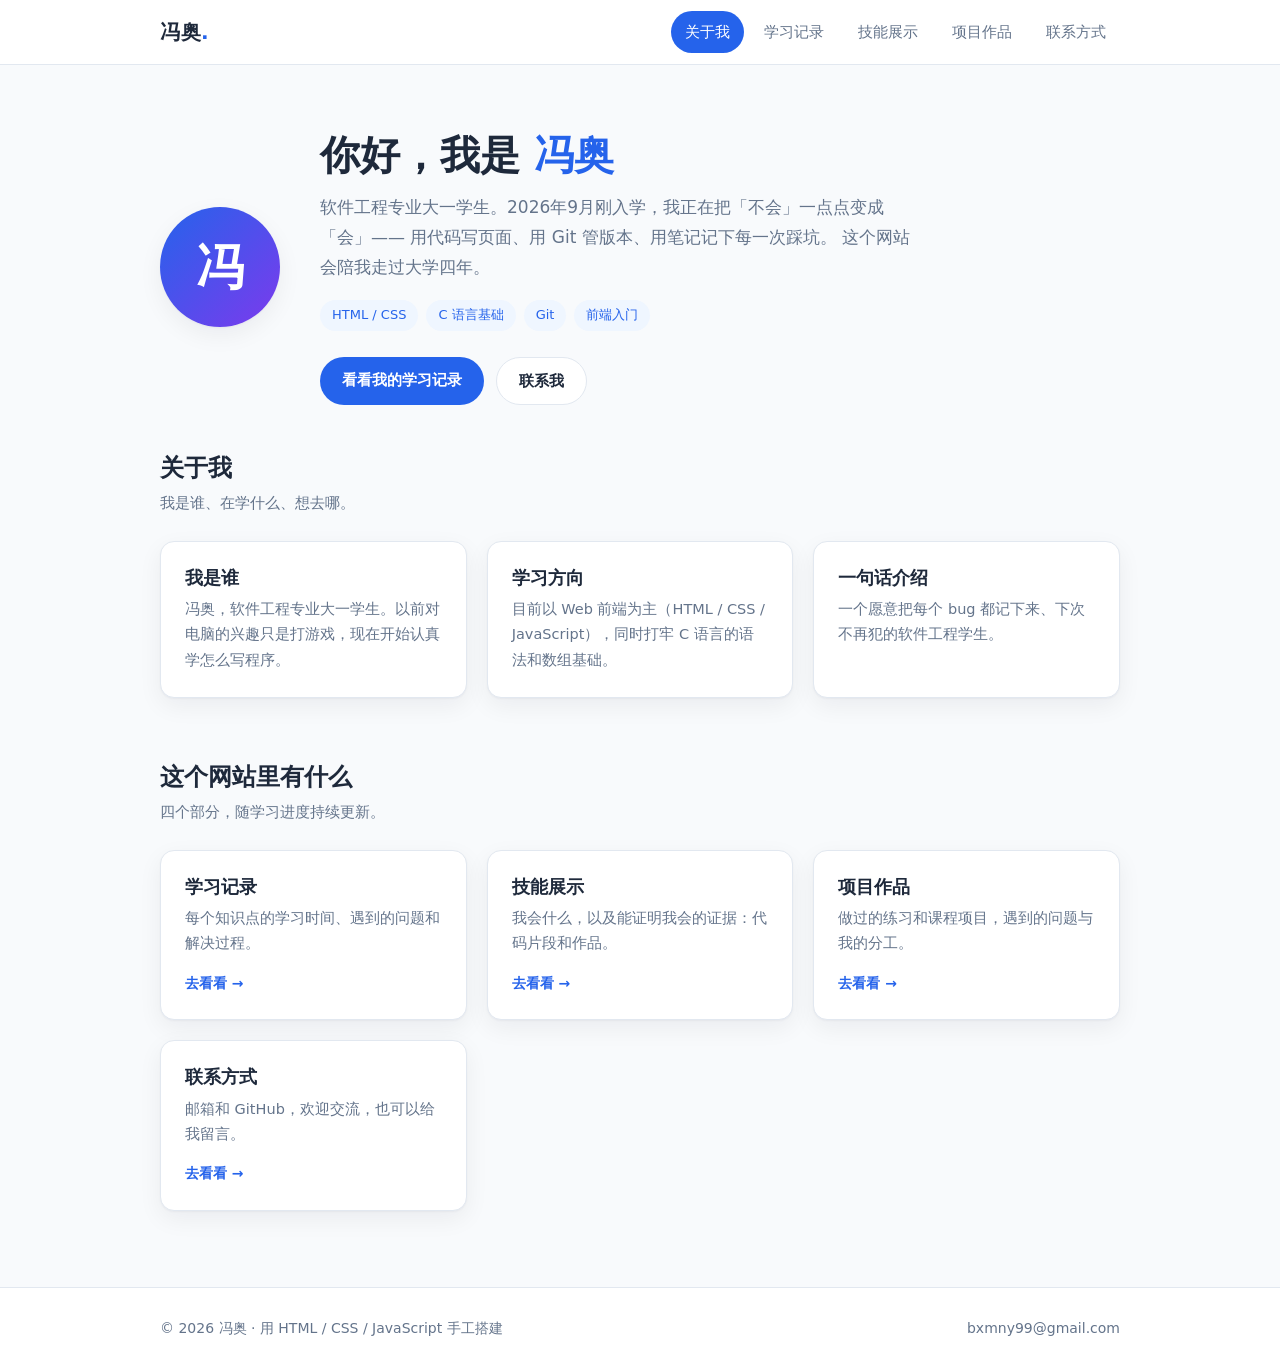
<file: index.html>
<!DOCTYPE html>
<html lang="zh-CN">
<head>
    <meta charset="UTF-8" />
    <meta name="viewport" content="width=device-width, initial-scale=1.0" />
    <title>冯奥 · 我的成长主页</title>
    <meta name="description" content="冯奥的个人成长主页：关于我、学习记录、技能展示、项目作品与联系方式。" />
    <link rel="stylesheet" href="style.css" />
</head>
<body>

    <header class="site-header">
        <div class="container header-inner">
            <a class="logo" href="index.html">冯奥<span class="dot">.</span></a>
            <nav class="nav">
                <a href="index.html" class="active">关于我</a>
                <a href="learning.html">学习记录</a>
                <a href="skills.html">技能展示</a>
                <a href="projects.html">项目作品</a>
                <a href="contact.html">联系方式</a>
            </nav>
        </div>
    </header>

    <main>
        <section class="hero">
            <div class="container hero-grid">
                <div class="avatar">冯</div>
                <div>
                    <h1>你好，我是 <span class="accent">冯奥</span></h1>
                    <p class="lead">
                        软件工程专业大一学生。2026年9月刚入学，我正在把「不会」一点点变成「会」——
                        用代码写页面、用 Git 管版本、用笔记记下每一次踩坑。
                        这个网站会陪我走过大学四年。
                    </p>
                    <div class="tags">
                        <span class="tag">HTML / CSS</span>
                        <span class="tag">C 语言基础</span>
                        <span class="tag">Git</span>
                        <span class="tag">前端入门</span>
                    </div>
                    <div class="btn-row">
                        <a class="btn btn-primary" href="learning.html">看看我的学习记录</a>
                        <a class="btn btn-ghost" href="contact.html">联系我</a>
                    </div>
                </div>
            </div>
        </section>

        <section class="section">
            <div class="container">
                <h2 class="section-title">关于我</h2>
                <p class="section-sub">我是谁、在学什么、想去哪。</p>
                <div class="card-grid">
                    <div class="card">
                        <h3>我是谁</h3>
                        <p>冯奥，软件工程专业大一学生。以前对电脑的兴趣只是打游戏，现在开始认真学怎么写程序。</p>
                    </div>
                    <div class="card">
                        <h3>学习方向</h3>
                        <p>目前以 Web 前端为主（HTML / CSS / JavaScript），同时打牢 C 语言的语法和数组基础。</p>
                    </div>
                    <div class="card">
                        <h3>一句话介绍</h3>
                        <p>一个愿意把每个 bug 都记下来、下次不再犯的软件工程学生。</p>
                    </div>
                </div>
            </div>
        </section>

        <section class="section">
            <div class="container">
                <h2 class="section-title">这个网站里有什么</h2>
                <p class="section-sub">四个部分，随学习进度持续更新。</p>
                <div class="card-grid">
                    <a class="card" href="learning.html">
                        <h3>学习记录</h3>
                        <p>每个知识点的学习时间、遇到的问题和解决过程。</p>
                        <span class="arrow">去看看 →</span>
                    </a>
                    <a class="card" href="skills.html">
                        <h3>技能展示</h3>
                        <p>我会什么，以及能证明我会的证据：代码片段和作品。</p>
                        <span class="arrow">去看看 →</span>
                    </a>
                    <a class="card" href="projects.html">
                        <h3>项目作品</h3>
                        <p>做过的练习和课程项目，遇到的问题与我的分工。</p>
                        <span class="arrow">去看看 →</span>
                    </a>
                    <a class="card" href="contact.html">
                        <h3>联系方式</h3>
                        <p>邮箱和 GitHub，欢迎交流，也可以给我留言。</p>
                        <span class="arrow">去看看 →</span>
                    </a>
                </div>
            </div>
        </section>
    </main>

    <footer class="site-footer">
        <div class="container footer-inner">
            <span>© 2026 冯奥 · 用 HTML / CSS / JavaScript 手工搭建</span>
            <span><a href="mailto:bxmny99@gmail.com">bxmny99@gmail.com</a></span>
        </div>
    </footer>

</body>
</html>
</file>
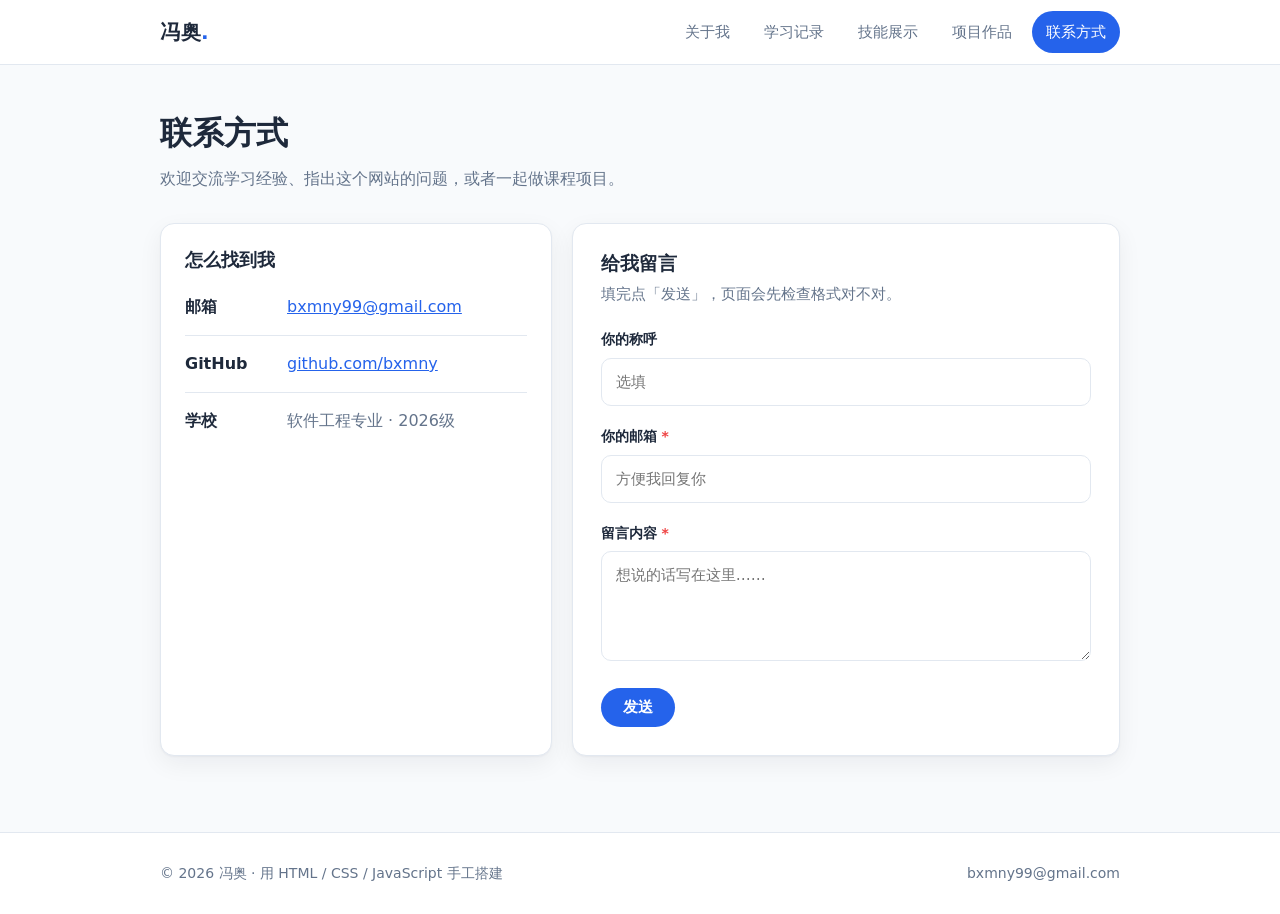
<file: contact.html>
<!DOCTYPE html>
<html lang="zh-CN">
<head>
    <meta charset="UTF-8" />
    <meta name="viewport" content="width=device-width, initial-scale=1.0" />
    <title>联系方式 · 冯奥</title>
    <link rel="stylesheet" href="style.css" />
</head>
<body>

    <header class="site-header">
        <div class="container header-inner">
            <a class="logo" href="index.html">冯奥<span class="dot">.</span></a>
            <nav class="nav">
                <a href="index.html">关于我</a>
                <a href="learning.html">学习记录</a>
                <a href="skills.html">技能展示</a>
                <a href="projects.html">项目作品</a>
                <a href="contact.html" class="active">联系方式</a>
            </nav>
        </div>
    </header>

    <main>
        <section class="page-head">
            <div class="container">
                <h1>联系方式</h1>
                <p>
                    欢迎交流学习经验、指出这个网站的问题，或者一起做课程项目。
                </p>
            </div>
        </section>

        <section class="section">
            <div class="container">
                <div class="card-grid" style="grid-template-columns: 1fr 1.4fr;">

                    <!-- 左：联系方式 -->
                    <div class="card">
                        <h3>怎么找到我</h3>
                        <ul class="contact-list">
                            <li>
                                <span class="k">邮箱</span>
                                <span class="v">
                                    <a href="mailto:bxmny99@gmail.com">bxmny99@gmail.com</a>
                                </span>
                            </li>
                            <li>
                                <span class="k">GitHub</span>
                                <span class="v">
                                    <a href="https://github.com/bxmny" target="_blank" rel="noopener">
                                        github.com/bxmny
                                    </a>
                                </span>
                            </li>
                            <li>
                                <span class="k">学校</span>
                                <span class="v">软件工程专业 · 2026级</span>
                            </li>
                        </ul>
                    </div>

                    <!-- 右：留言表单 -->
                    <div class="form-card">
                        <h3 style="margin-bottom: 6px;">给我留言</h3>
                        <p style="color: var(--muted); font-size: 14.5px; margin-bottom: 20px;">
                            填完点「发送」，页面会先检查格式对不对。
                        </p>

                        <form id="message-form" novalidate>
                            <div class="field">
                                <label for="name">你的称呼</label>
                                <input type="text" id="name" name="name" placeholder="选填" />
                            </div>

                            <div class="field">
                                <label for="email">你的邮箱 <span style="color: #ef4444;">*</span></label>
                                <input type="email" id="email" name="email" placeholder="方便我回复你" />
                            </div>

                            <div class="field">
                                <label for="content">留言内容 <span style="color: #ef4444;">*</span></label>
                                <textarea id="content" name="content" placeholder="想说的话写在这里……"></textarea>
                            </div>

                            <button type="submit" class="btn btn-primary">发送</button>
                            <p id="form-msg" class="form-msg" role="status"></p>
                        </form>
                    </div>

                </div>
            </div>
        </section>
    </main>

    <footer class="site-footer">
        <div class="container footer-inner">
            <span>© 2026 冯奥 · 用 HTML / CSS / JavaScript 手工搭建</span>
            <span><a href="mailto:bxmny99@gmail.com">bxmny99@gmail.com</a></span>
        </div>
    </footer>

    <script src="script.js"></script>
</body>
</html>
</file>
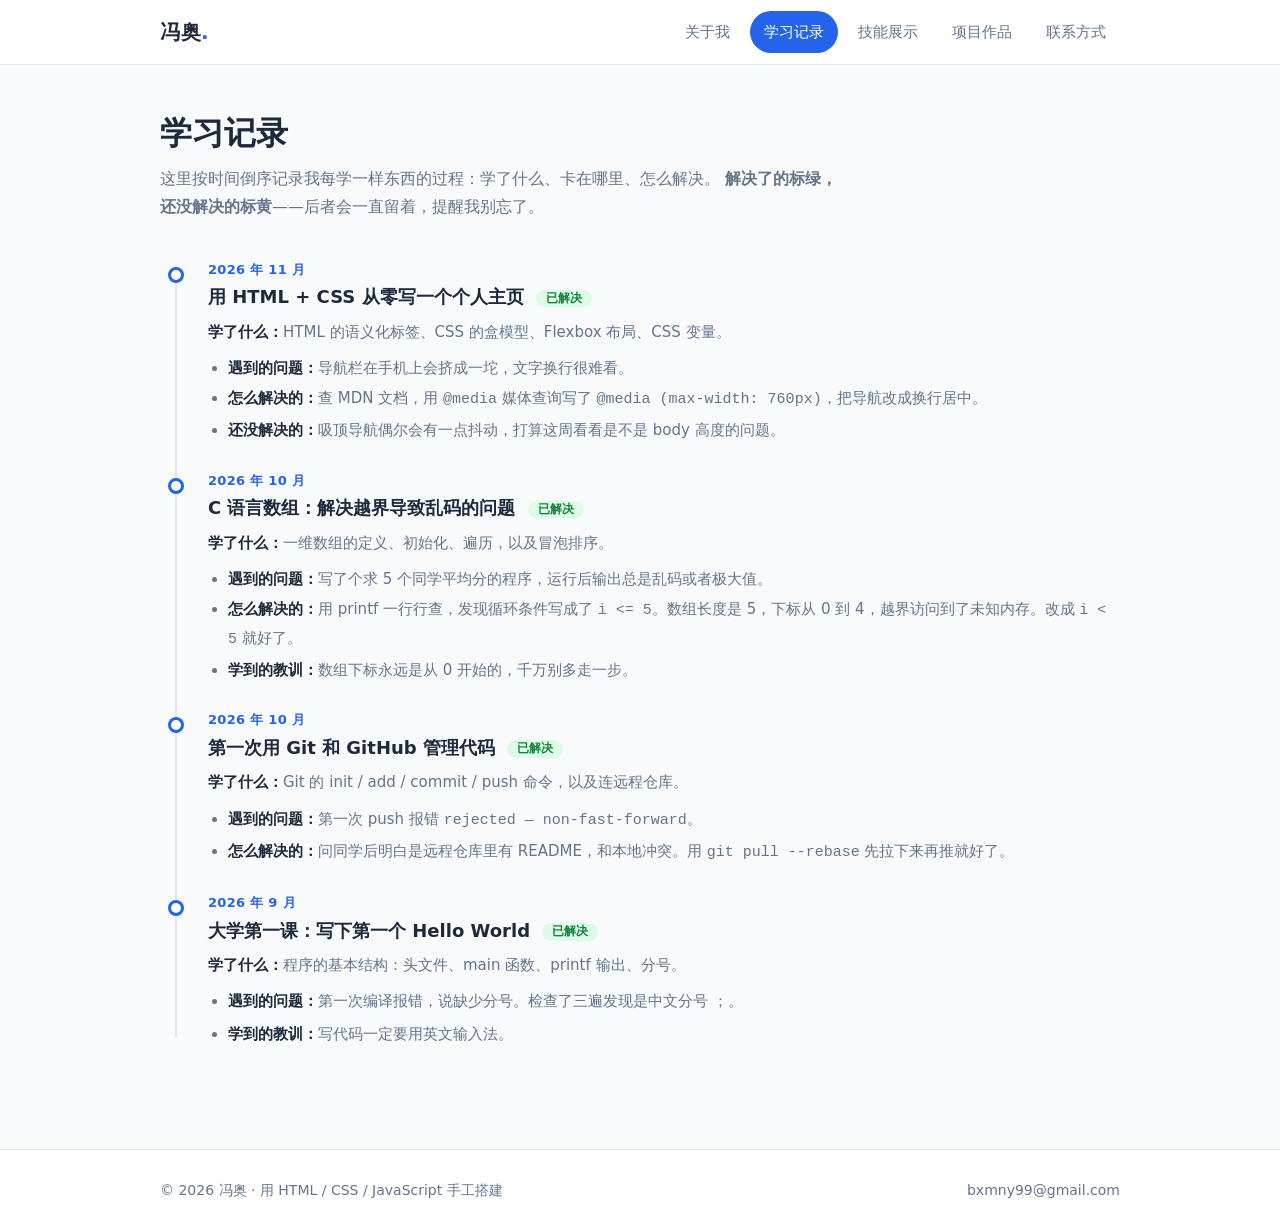
<file: learning.html>
<!DOCTYPE html>
<html lang="zh-CN">
<head>
    <meta charset="UTF-8" />
    <meta name="viewport" content="width=device-width, initial-scale=1.0" />
    <title>学习记录 · 冯奥</title>
    <link rel="stylesheet" href="style.css" />
</head>
<body>

    <header class="site-header">
        <div class="container header-inner">
            <a class="logo" href="index.html">冯奥<span class="dot">.</span></a>
            <nav class="nav">
                <a href="index.html">关于我</a>
                <a href="learning.html" class="active">学习记录</a>
                <a href="skills.html">技能展示</a>
                <a href="projects.html">项目作品</a>
                <a href="contact.html">联系方式</a>
            </nav>
        </div>
    </header>

    <main>
        <section class="page-head">
            <div class="container">
                <h1>学习记录</h1>
                <p>
                    这里按时间倒序记录我每学一样东西的过程：学了什么、卡在哪里、怎么解决。
                    <strong>解决了的标绿，还没解决的标黄</strong>——后者会一直留着，提醒我别忘了。
                </p>
            </div>
        </section>

        <section class="section">
            <div class="container">
                <div class="timeline">

                    <article class="timeline-item">
                        <div class="timeline-date">2026 年 11 月</div>
                        <h3>用 HTML + CSS 从零写一个个人主页 <span class="badge">已解决</span></h3>
                        <p><strong>学了什么：</strong>HTML 的语义化标签、CSS 的盒模型、Flexbox 布局、CSS 变量。</p>
                        <ul>
                            <li><strong>遇到的问题：</strong>导航栏在手机上会挤成一坨，文字换行很难看。</li>
                            <li><strong>怎么解决的：</strong>查 MDN 文档，用 <code>@media</code> 媒体查询写了 <code>@media (max-width: 760px)</code>，把导航改成换行居中。</li>
                            <li><strong>还没解决的：</strong>吸顶导航偶尔会有一点抖动，打算这周看看是不是 body 高度的问题。</li>
                        </ul>
                    </article>

                    <article class="timeline-item">
                        <div class="timeline-date">2026 年 10 月</div>
                        <h3>C 语言数组：解决越界导致乱码的问题 <span class="badge">已解决</span></h3>
                        <p><strong>学了什么：</strong>一维数组的定义、初始化、遍历，以及冒泡排序。</p>
                        <ul>
                            <li><strong>遇到的问题：</strong>写了个求 5 个同学平均分的程序，运行后输出总是乱码或者极大值。</li>
                            <li><strong>怎么解决的：</strong>用 printf 一行行查，发现循环条件写成了 <code>i &lt;= 5</code>。数组长度是 5，下标从 0 到 4，越界访问到了未知内存。改成 <code>i &lt; 5</code> 就好了。</li>
                            <li><strong>学到的教训：</strong>数组下标永远是从 0 开始的，千万别多走一步。</li>
                        </ul>
                    </article>

                    <article class="timeline-item">
                        <div class="timeline-date">2026 年 10 月</div>
                        <h3>第一次用 Git 和 GitHub 管理代码 <span class="badge">已解决</span></h3>
                        <p><strong>学了什么：</strong>Git 的 init / add / commit / push 命令，以及连远程仓库。</p>
                        <ul>
                            <li><strong>遇到的问题：</strong>第一次 push 报错 <code>rejected — non-fast-forward</code>。</li>
                            <li><strong>怎么解决的：</strong>问同学后明白是远程仓库里有 README，和本地冲突。用 <code>git pull --rebase</code> 先拉下来再推就好了。</li>
                        </ul>
                    </article>

                    <article class="timeline-item">
                        <div class="timeline-date">2026 年 9 月</div>
                        <h3>大学第一课：写下第一个 Hello World <span class="badge">已解决</span></h3>
                        <p><strong>学了什么：</strong>程序的基本结构：头文件、main 函数、printf 输出、分号。</p>
                        <ul>
                            <li><strong>遇到的问题：</strong>第一次编译报错，说缺少分号。检查了三遍发现是中文分号 <code>；</code>。</li>
                            <li><strong>学到的教训：</strong>写代码一定要用英文输入法。</li>
                        </ul>
                    </article>

                </div>
            </div>
        </section>
    </main>

    <footer class="site-footer">
        <div class="container footer-inner">
            <span>© 2026 冯奥 · 用 HTML / CSS / JavaScript 手工搭建</span>
            <span><a href="mailto:bxmny99@gmail.com">bxmny99@gmail.com</a></span>
        </div>
    </footer>

</body>
</html>
</file>
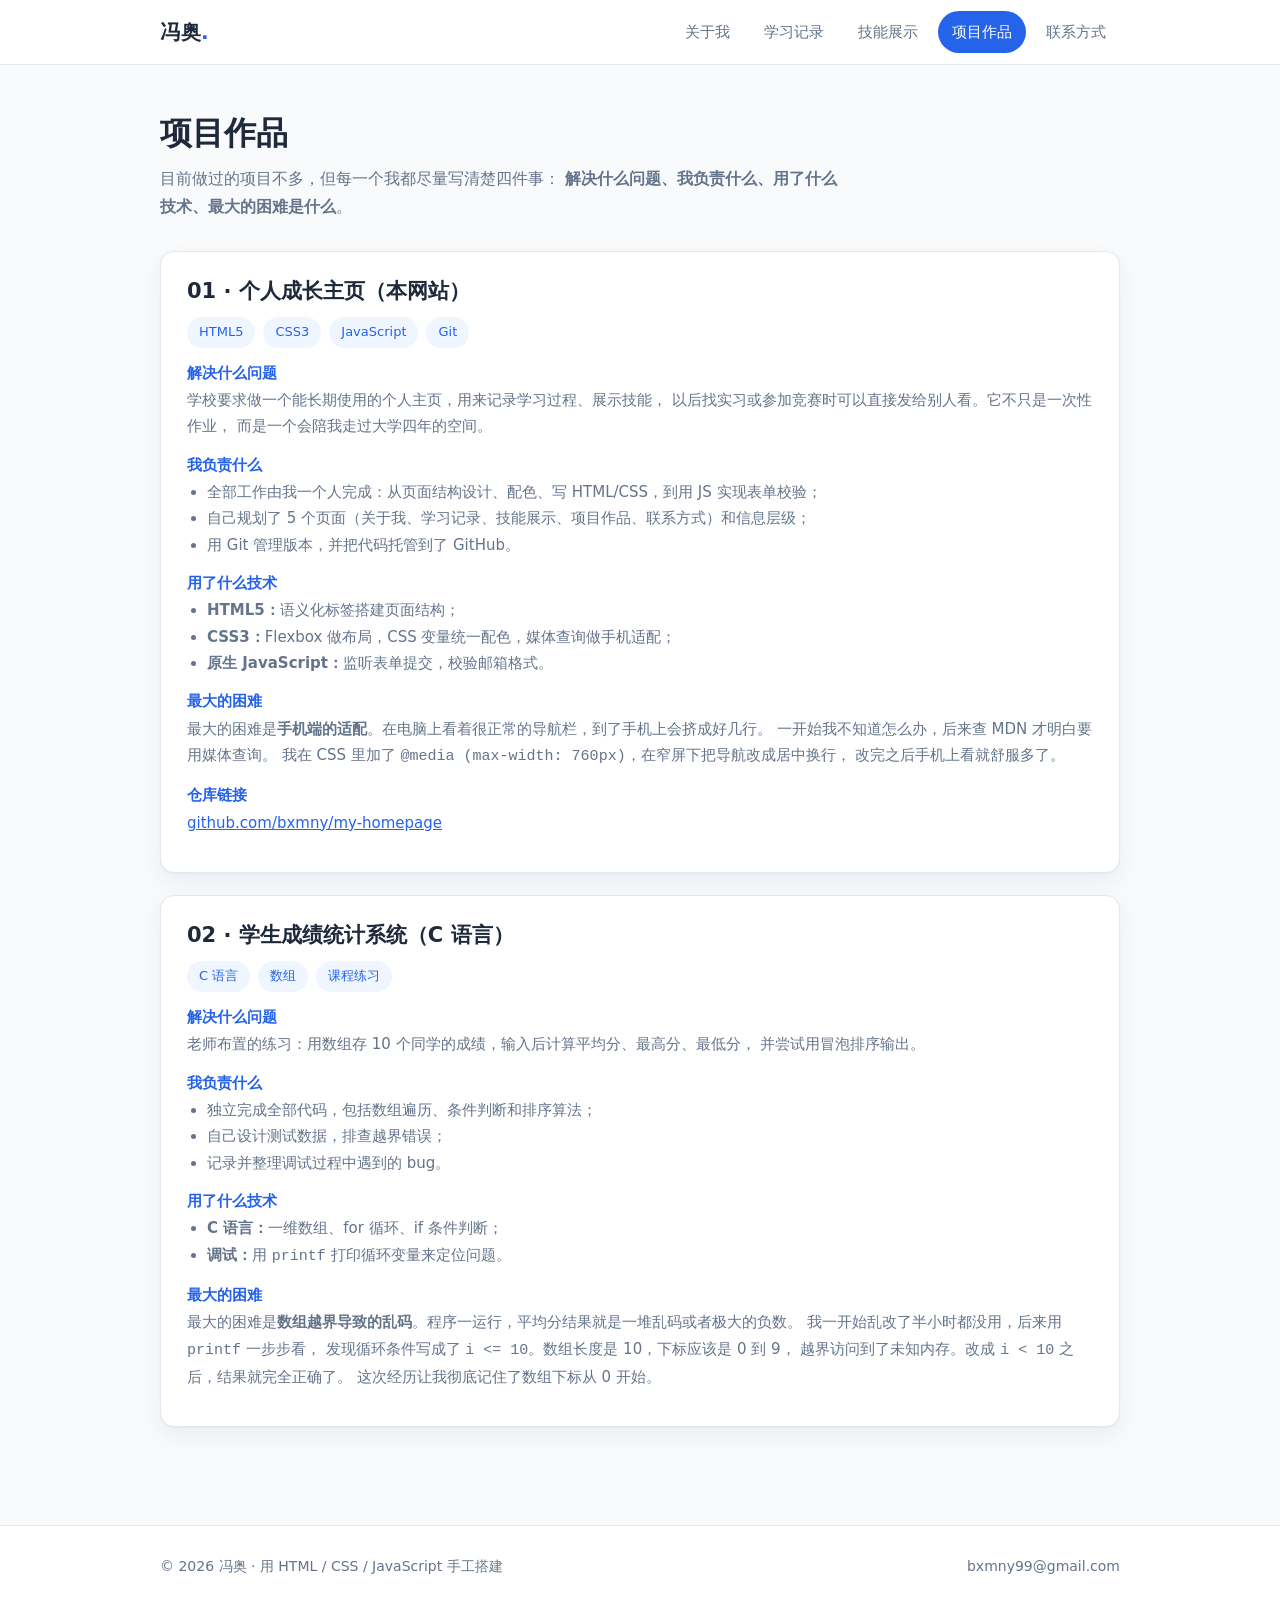
<file: projects.html>
<!DOCTYPE html>
<html lang="zh-CN">
<head>
    <meta charset="UTF-8" />
    <meta name="viewport" content="width=device-width, initial-scale=1.0" />
    <title>项目作品 · 冯奥</title>
    <link rel="stylesheet" href="style.css" />
</head>
<body>

    <header class="site-header">
        <div class="container header-inner">
            <a class="logo" href="index.html">冯奥<span class="dot">.</span></a>
            <nav class="nav">
                <a href="index.html">关于我</a>
                <a href="learning.html">学习记录</a>
                <a href="skills.html">技能展示</a>
                <a href="projects.html" class="active">项目作品</a>
                <a href="contact.html">联系方式</a>
            </nav>
        </div>
    </header>

    <main>
        <section class="page-head">
            <div class="container">
                <h1>项目作品</h1>
                <p>
                    目前做过的项目不多，但每一个我都尽量写清楚四件事：
                    <strong>解决什么问题、我负责什么、用了什么技术、最大的困难是什么</strong>。
                </p>
            </div>
        </section>

        <section class="section">
            <div class="container">

                <!-- 项目 1 -->
                <article class="project-card">
                    <h2>01 · 个人成长主页（本网站）</h2>
                    <div class="meta">
                        <span class="tag">HTML5</span>
                        <span class="tag">CSS3</span>
                        <span class="tag">JavaScript</span>
                        <span class="tag">Git</span>
                    </div>

                    <h4>解决什么问题</h4>
                    <p>
                        学校要求做一个能长期使用的个人主页，用来记录学习过程、展示技能，
                        以后找实习或参加竞赛时可以直接发给别人看。它不只是一次性作业，
                        而是一个会陪我走过大学四年的空间。
                    </p>

                    <h4>我负责什么</h4>
                    <ul>
                        <li>全部工作由我一个人完成：从页面结构设计、配色、写 HTML/CSS，到用 JS 实现表单校验；</li>
                        <li>自己规划了 5 个页面（关于我、学习记录、技能展示、项目作品、联系方式）和信息层级；</li>
                        <li>用 Git 管理版本，并把代码托管到了 GitHub。</li>
                    </ul>

                    <h4>用了什么技术</h4>
                    <ul>
                        <li><strong>HTML5：</strong>语义化标签搭建页面结构；</li>
                        <li><strong>CSS3：</strong>Flexbox 做布局，CSS 变量统一配色，媒体查询做手机适配；</li>
                        <li><strong>原生 JavaScript：</strong>监听表单提交，校验邮箱格式。</li>
                    </ul>

                    <h4>最大的困难</h4>
                    <p>
                        最大的困难是<strong>手机端的适配</strong>。在电脑上看着很正常的导航栏，到了手机上会挤成好几行。
                        一开始我不知道怎么办，后来查 MDN 才明白要用媒体查询。
                        我在 CSS 里加了 <code>@media (max-width: 760px)</code>，在窄屏下把导航改成居中换行，
                        改完之后手机上看就舒服多了。
                    </p>

                    <h4>仓库链接</h4>
                    <p><a href="https://github.com/bxmny/my-homepage" target="_blank">github.com/bxmny/my-homepage</a></p>
                </article>

                <!-- 项目 2 -->
                <article class="project-card">
                    <h2>02 · 学生成绩统计系统（C 语言）</h2>
                    <div class="meta">
                        <span class="tag">C 语言</span>
                        <span class="tag">数组</span>
                        <span class="tag">课程练习</span>
                    </div>

                    <h4>解决什么问题</h4>
                    <p>
                        老师布置的练习：用数组存 10 个同学的成绩，输入后计算平均分、最高分、最低分，
                        并尝试用冒泡排序输出。
                    </p>

                    <h4>我负责什么</h4>
                    <ul>
                        <li>独立完成全部代码，包括数组遍历、条件判断和排序算法；</li>
                        <li>自己设计测试数据，排查越界错误；</li>
                        <li>记录并整理调试过程中遇到的 bug。</li>
                    </ul>

                    <h4>用了什么技术</h4>
                    <ul>
                        <li><strong>C 语言：</strong>一维数组、for 循环、if 条件判断；</li>
                        <li><strong>调试：</strong>用 <code>printf</code> 打印循环变量来定位问题。</li>
                    </ul>

                    <h4>最大的困难</h4>
                    <p>
                        最大的困难是<strong>数组越界导致的乱码</strong>。程序一运行，平均分结果就是一堆乱码或者极大的负数。
                        我一开始乱改了半小时都没用，后来用 <code>printf</code> 一步步看，
                        发现循环条件写成了 <code>i &lt;= 10</code>。数组长度是 10，下标应该是 0 到 9，
                        越界访问到了未知内存。改成 <code>i &lt; 10</code> 之后，结果就完全正确了。
                        这次经历让我彻底记住了数组下标从 0 开始。
                    </p>
                </article>

            </div>
        </section>
    </main>

    <footer class="site-footer">
        <div class="container footer-inner">
            <span>© 2026 冯奥 · 用 HTML / CSS / JavaScript 手工搭建</span>
            <span><a href="mailto:bxmny99@gmail.com">bxmny99@gmail.com</a></span>
        </div>
    </footer>

</body>
</html>
</file>
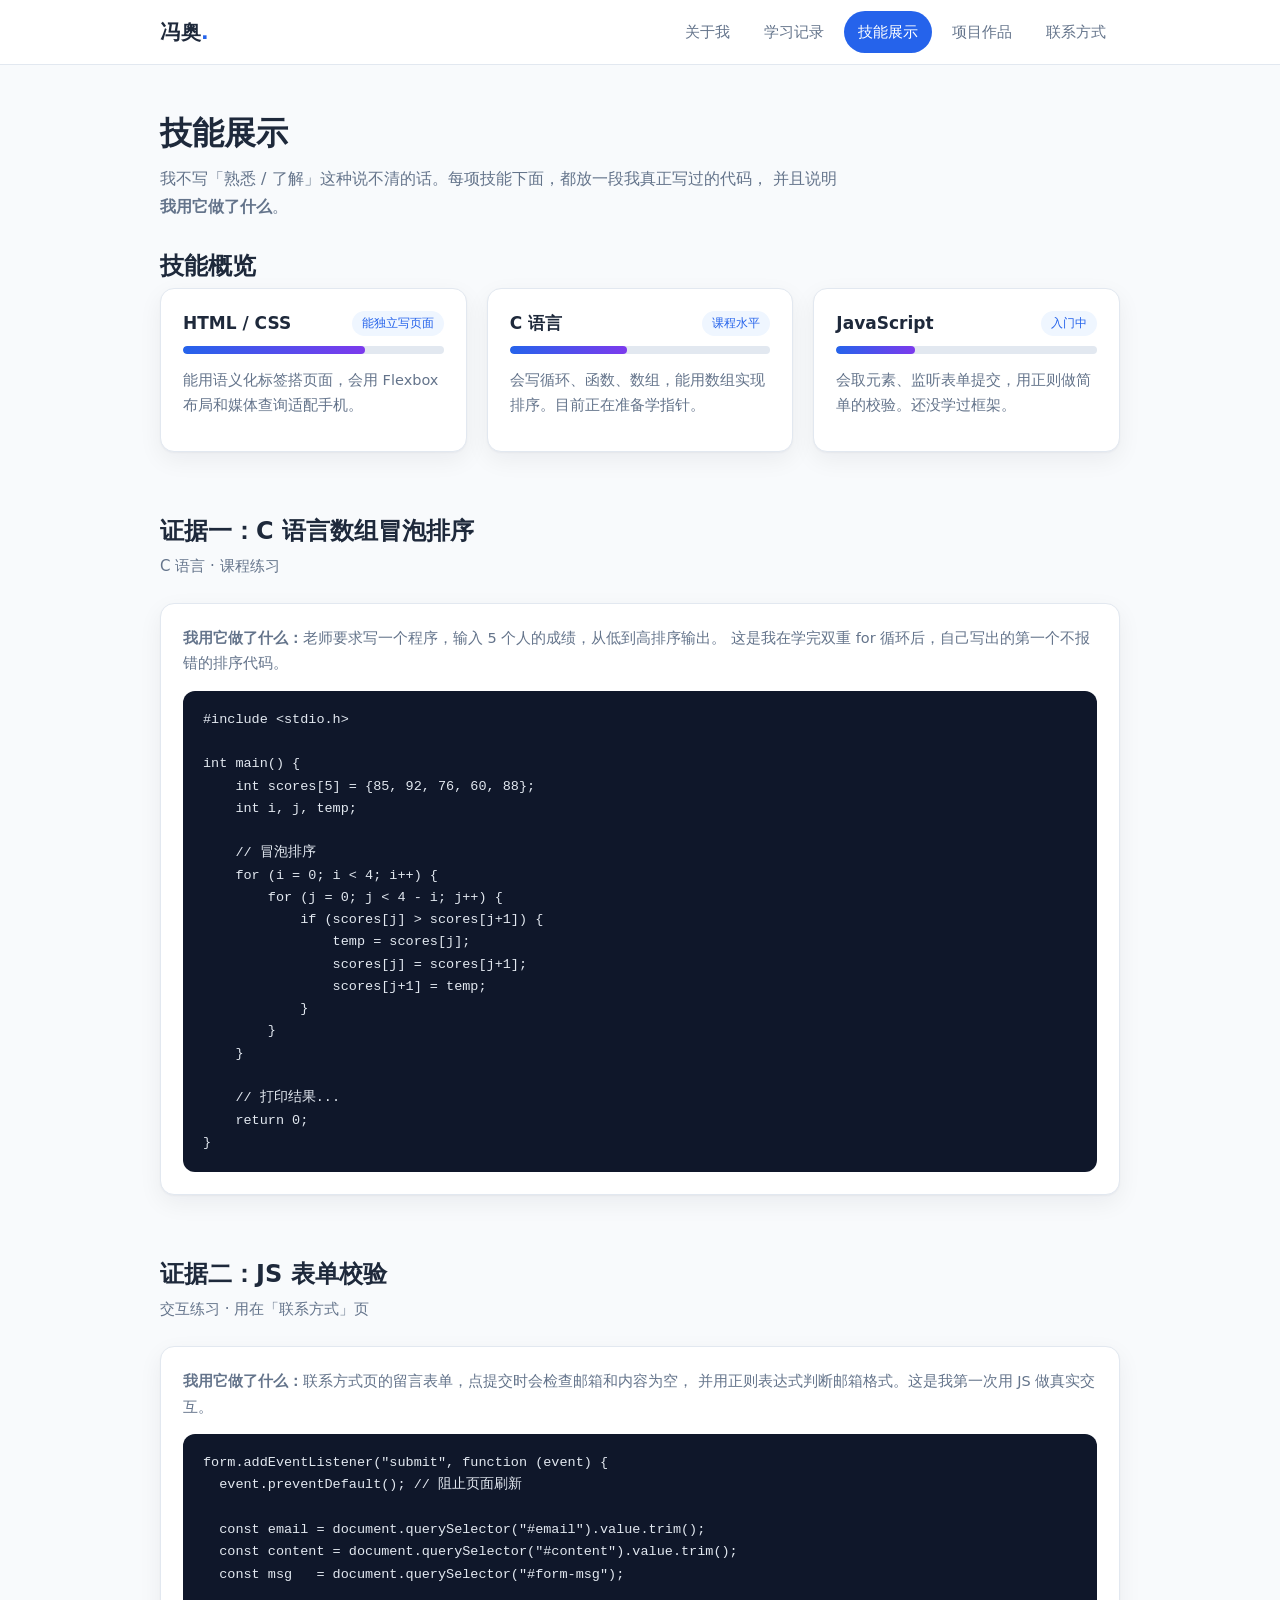
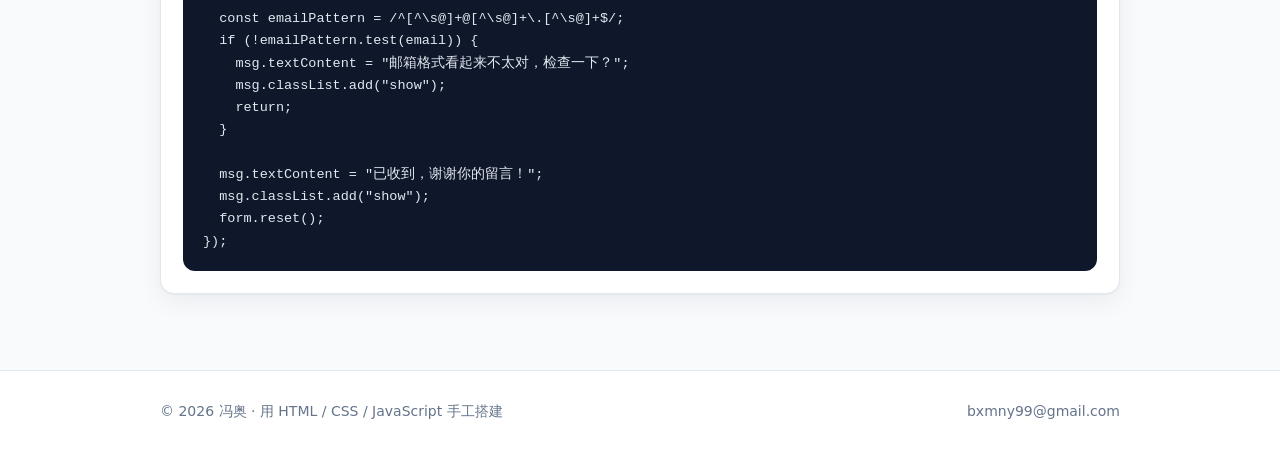
<file: skills.html>
<!DOCTYPE html>
<html lang="zh-CN">
<head>
    <meta charset="UTF-8" />
    <meta name="viewport" content="width=device-width, initial-scale=1.0" />
    <title>技能展示 · 冯奥</title>
    <link rel="stylesheet" href="style.css" />
</head>
<body>

    <header class="site-header">
        <div class="container header-inner">
            <a class="logo" href="index.html">冯奥<span class="dot">.</span></a>
            <nav class="nav">
                <a href="index.html">关于我</a>
                <a href="learning.html">学习记录</a>
                <a href="skills.html" class="active">技能展示</a>
                <a href="projects.html">项目作品</a>
                <a href="contact.html">联系方式</a>
            </nav>
        </div>
    </header>

    <main>
        <section class="page-head">
            <div class="container">
                <h1>技能展示</h1>
                <p>
                    我不写「熟悉 / 了解」这种说不清的话。每项技能下面，都放一段我真正写过的代码，
                    并且说明<strong>我用它做了什么</strong>。
                </p>
            </div>
        </section>

        <section class="section">
            <div class="container">
                <h2 class="section-title">技能概览</h2>
                <div class="card-grid">

                    <div class="skill-card">
                        <div class="skill-head">
                            <h3>HTML / CSS</h3>
                            <span class="skill-level">能独立写页面</span>
                        </div>
                        <div class="bar"><span style="width: 70%"></span></div>
                        <p>能用语义化标签搭页面，会用 Flexbox 布局和媒体查询适配手机。</p>
                    </div>

                    <div class="skill-card">
                        <div class="skill-head">
                            <h3>C 语言</h3>
                            <span class="skill-level">课程水平</span>
                        </div>
                        <div class="bar"><span style="width: 45%"></span></div>
                        <p>会写循环、函数、数组，能用数组实现排序。目前正在准备学指针。</p>
                    </div>

                    <div class="skill-card">
                        <div class="skill-head">
                            <h3>JavaScript</h3>
                            <span class="skill-level">入门中</span>
                        </div>
                        <div class="bar"><span style="width: 30%"></span></div>
                        <p>会取元素、监听表单提交，用正则做简单的校验。还没学过框架。</p>
                    </div>

                </div>
            </div>
        </section>

        <section class="section">
            <div class="container">
                <h2 class="section-title">证据一：C 语言数组冒泡排序</h2>
                <p class="section-sub">C 语言 · 课程练习</p>

                <div class="skill-card">
                    <p>
                        <strong>我用它做了什么：</strong>老师要求写一个程序，输入 5 个人的成绩，从低到高排序输出。
                        这是我在学完双重 for 循环后，自己写出的第一个不报错的排序代码。
                    </p>

<pre class="code">#include &lt;stdio.h&gt;

int main() {
    int scores[5] = {85, 92, 76, 60, 88};
    int i, j, temp;

    // 冒泡排序
    for (i = 0; i &lt; 4; i++) {
        for (j = 0; j &lt; 4 - i; j++) {
            if (scores[j] &gt; scores[j+1]) {
                temp = scores[j];
                scores[j] = scores[j+1];
                scores[j+1] = temp;
            }
        }
    }

    // 打印结果...
    return 0;
}</pre>
                </div>
            </div>
        </section>

        <section class="section">
            <div class="container">
                <h2 class="section-title">证据二：JS 表单校验</h2>
                <p class="section-sub">交互练习 · 用在「联系方式」页</p>

                <div class="skill-card">
                    <p>
                        <strong>我用它做了什么：</strong>联系方式页的留言表单，点提交时会检查邮箱和内容为空，
                        并用正则表达式判断邮箱格式。这是我第一次用 JS 做真实交互。
                    </p>

<pre class="code">form.addEventListener("submit", function (event) {
  event.preventDefault(); // 阻止页面刷新

  const email = document.querySelector("#email").value.trim();
  const content = document.querySelector("#content").value.trim();
  const msg   = document.querySelector("#form-msg");

  const emailPattern = /^[^\s@]+@[^\s@]+\.[^\s@]+$/;
  if (!emailPattern.test(email)) {
    msg.textContent = "邮箱格式看起来不太对，检查一下？";
    msg.classList.add("show");
    return;
  }

  msg.textContent = "已收到，谢谢你的留言！";
  msg.classList.add("show");
  form.reset();
});</pre>
                </div>
            </div>
        </section>
    </main>

    <footer class="site-footer">
        <div class="container footer-inner">
            <span>© 2026 冯奥 · 用 HTML / CSS / JavaScript 手工搭建</span>
            <span><a href="mailto:bxmny99@gmail.com">bxmny99@gmail.com</a></span>
        </div>
    </footer>

</body>
</html>
</file>
<file: style.css>
/* ================= 基础设置 ================= */
:root {
    --primary: #2563eb;
    --primary-dark: #1d4ed8;
    --primary-soft: #eff6ff;
    --bg: #f8fafc;
    --card: #ffffff;
    --text: #1e293b;
    --muted: #64748b;
    --border: #e2e8f0;
    --radius: 14px;
    --shadow: 0 1px 2px rgba(15, 23, 42, .04), 0 8px 24px rgba(15, 23, 42, .06);
}

*, *::before, *::after {
    box-sizing: border-box;
}

body {
    margin: 0;
    font-family: system-ui, -apple-system, "Segoe UI", "PingFang SC", "Hiragino Sans GB", "Microsoft YaHei", sans-serif;
    background: var(--bg);
    color: var(--text);
    line-height: 1.75;
    font-size: 16px;
    -webkit-font-smoothing: antialiased;
}

h1, h2, h3, h4 {
    margin: 0;
    line-height: 1.3;
}

p {
    margin: 0 0 10px;
}

a {
    color: var(--primary);
}

img {
    max-width: 100%;
    display: block;
}

.container {
    max-width: 1000px;
    margin: 0 auto;
    padding: 0 20px;
}

/* ================= 顶部导航 ================= */
.site-header {
    position: sticky;
    top: 0;
    z-index: 50;
    background: #ffffff;
    background: rgba(255, 255, 255, .9);
    backdrop-filter: blur(10px);
    border-bottom: 1px solid var(--border);
}

.header-inner {
    display: flex;
    align-items: center;
    justify-content: space-between;
    gap: 16px;
    min-height: 64px;
}

.logo {
    font-size: 20px;
    font-weight: 700;
    color: var(--text);
    text-decoration: none;
    letter-spacing: .5px;
}

    .logo .dot {
        color: var(--primary);
    }

.nav {
    display: flex;
    gap: 6px;
    flex-wrap: wrap;
}

    .nav a {
        padding: 8px 14px;
        border-radius: 999px;
        color: var(--muted);
        text-decoration: none;
        font-size: 15px;
        transition: .2s;
    }

        .nav a:hover {
            background: var(--primary-soft);
            color: var(--primary);
        }

        .nav a.active {
            background: var(--primary);
            color: #fff;
        }

/* ================= 首页 Hero ================= */
.hero {
    padding: 64px 0 40px;
}

.hero-grid {
    display: grid;
    grid-template-columns: auto 1fr;
    gap: 40px;
    align-items: center;
}

.avatar {
    width: 120px;
    height: 120px;
    border-radius: 50%;
    background: linear-gradient(135deg, #2563eb, #7c3aed);
    color: #fff;
    font-size: 48px;
    font-weight: 700;
    display: flex;
    align-items: center;
    justify-content: center;
    box-shadow: var(--shadow);
    user-select: none;
}

.hero h1 {
    font-size: 40px;
    margin-bottom: 12px;
}

    .hero h1 .accent {
        color: var(--primary);
    }

.hero .lead {
    font-size: 17px;
    color: var(--muted);
    max-width: 600px;
}

.tags {
    display: flex;
    gap: 8px;
    flex-wrap: wrap;
    margin-top: 18px;
}

.tag {
    background: var(--primary-soft);
    color: var(--primary);
    padding: 4px 12px;
    border-radius: 999px;
    font-size: 13px;
    font-weight: 500;
}

.btn-row {
    display: flex;
    gap: 12px;
    margin-top: 26px;
    flex-wrap: wrap;
}

.btn {
    display: inline-block;
    padding: 10px 22px;
    border-radius: 999px;
    text-decoration: none;
    font-size: 15px;
    font-weight: 600;
    transition: .2s;
    cursor: pointer;
    border: none;
    font-family: inherit;
}

.btn-primary {
    background: var(--primary);
    color: #fff;
}

    .btn-primary:hover {
        background: var(--primary-dark);
        transform: translateY(-2px);
    }

.btn-ghost {
    border: 1px solid var(--border);
    color: var(--text);
    background: #fff;
}

    .btn-ghost:hover {
        border-color: var(--primary);
        color: var(--primary);
    }

/* ================= 通用区块 ================= */
.section {
    padding: 8px 0 56px;
}

.section-title {
    font-size: 24px;
    margin-bottom: 6px;
}

.section-sub {
    color: var(--muted);
    margin-bottom: 24px;
    font-size: 15px;
}

.card-grid {
    display: grid;
    grid-template-columns: repeat(auto-fit, minmax(250px, 1fr));
    gap: 20px;
}

.card {
    background: var(--card);
    border: 1px solid var(--border);
    border-radius: var(--radius);
    padding: 24px;
    box-shadow: var(--shadow);
    text-decoration: none;
    color: inherit;
    display: block;
    transition: .25s;
}

a.card:hover {
    transform: translateY(-4px);
    border-color: var(--primary);
}

.card h3 {
    font-size: 18px;
    margin-bottom: 8px;
}

.card p {
    color: var(--muted);
    font-size: 14.5px;
    margin: 0;
}

.card .arrow {
    display: block;
    margin-top: 14px;
    color: var(--primary);
    font-size: 14px;
    font-weight: 600;
}

/* ================= 页面标题区 ================= */
.page-head {
    padding: 48px 0 12px;
}

    .page-head h1 {
        font-size: 32px;
        margin-bottom: 10px;
    }

    .page-head p {
        color: var(--muted);
        max-width: 680px;
    }

/* ================= 时间线（学习记录） ================= */
.timeline {
    position: relative;
    margin-top: 8px;
}

    .timeline::before {
        content: "";
        position: absolute;
        left: 15px;
        top: 10px;
        bottom: 10px;
        width: 2px;
        background: var(--border);
    }

.timeline-item {
    position: relative;
    padding-left: 48px;
    margin-bottom: 26px;
}

    .timeline-item::before {
        content: "";
        position: absolute;
        left: 8px;
        top: 8px;
        width: 16px;
        height: 16px;
        border-radius: 50%;
        background: #fff;
        border: 3px solid var(--primary);
    }

.timeline-date {
    font-size: 13px;
    font-weight: 600;
    color: var(--primary);
    letter-spacing: .3px;
}

.timeline-item h3 {
    font-size: 18px;
    margin: 4px 0 10px;
}

.timeline-item p {
    color: var(--muted);
    font-size: 15px;
}

.timeline-item ul {
    margin: 6px 0 0;
    padding-left: 20px;
    color: var(--muted);
    font-size: 15px;
}

.timeline-item li {
    margin-bottom: 4px;
}

.timeline-item strong {
    color: var(--text);
}

.badge {
    display: inline-block;
    font-size: 12px;
    padding: 1px 10px;
    border-radius: 999px;
    background: #dcfce7;
    color: #15803d;
    font-weight: 600;
    vertical-align: middle;
    margin-left: 6px;
}

    .badge.warn {
        background: #fef3c7;
        color: #b45309;
    }

/* ================= 技能展示 ================= */
.skill-card {
    background: var(--card);
    border: 1px solid var(--border);
    border-radius: var(--radius);
    padding: 22px;
    box-shadow: var(--shadow);
}

.skill-head {
    display: flex;
    justify-content: space-between;
    align-items: center;
    gap: 10px;
    margin-bottom: 10px;
}

    .skill-head h3 {
        font-size: 17px;
    }

.skill-level {
    font-size: 12px;
    color: var(--primary);
    background: var(--primary-soft);
    padding: 2px 10px;
    border-radius: 999px;
    white-space: nowrap;
}

.bar {
    height: 8px;
    background: var(--border);
    border-radius: 999px;
    overflow: hidden;
    margin-bottom: 14px;
}

    .bar span {
        display: block;
        height: 100%;
        border-radius: 999px;
        background: linear-gradient(90deg, #2563eb, #7c3aed);
    }

.skill-card p {
    color: var(--muted);
    font-size: 14.5px;
}

/* 代码片段 */
pre.code {
    background: #0f172a;
    color: #e2e8f0;
    padding: 18px 20px;
    border-radius: 12px;
    overflow-x: auto;
    font-family: ui-monospace, SFMono-Regular, Menlo, Consolas, "Courier New", monospace;
    font-size: 13.5px;
    line-height: 1.65;
    margin: 14px 0 0;
}

/* ================= 项目作品 ================= */
.project-card {
    background: var(--card);
    border: 1px solid var(--border);
    border-radius: var(--radius);
    padding: 26px;
    box-shadow: var(--shadow);
    margin-bottom: 22px;
}

    .project-card h2 {
        font-size: 21px;
        margin-bottom: 6px;
    }

    .project-card .meta {
        display: flex;
        gap: 8px;
        flex-wrap: wrap;
        margin: 12px 0 16px;
    }

    .project-card h4 {
        font-size: 15px;
        margin: 16px 0 4px;
        color: var(--primary);
    }

    .project-card p, .project-card li {
        color: var(--muted);
        font-size: 15px;
    }

    .project-card ul {
        margin: 4px 0 0;
        padding-left: 20px;
    }

/* ================= 表单 ================= */
.form-card {
    background: #fff;
    border: 1px solid var(--border);
    border-radius: var(--radius);
    padding: 28px;
    box-shadow: var(--shadow);
}

.field {
    margin-bottom: 18px;
}

    .field label {
        display: block;
        font-size: 14px;
        font-weight: 600;
        margin-bottom: 6px;
    }

    .field input,
    .field textarea {
        width: 100%;
        padding: 10px 14px;
        border: 1px solid var(--border);
        border-radius: 10px;
        font: inherit;
        font-size: 15px;
        background: #fff;
        color: var(--text);
        transition: .2s;
    }

    .field textarea {
        resize: vertical;
        min-height: 110px;
    }

        .field input:focus,
        .field textarea:focus {
            outline: none;
            border-color: var(--primary);
            box-shadow: 0 0 0 3px rgba(37, 99, 235, .12);
        }

.form-msg {
    margin-top: 14px;
    font-size: 14.5px;
    font-weight: 600;
    color: #15803d;
    display: none;
}

    .form-msg.show {
        display: block;
    }

/* 联系方式列表 */
.contact-list {
    list-style: none;
    margin: 0;
    padding: 0;
}

    .contact-list li {
        padding: 14px 0;
        border-bottom: 1px solid var(--border);
        display: flex;
        gap: 12px;
        flex-wrap: wrap;
    }

        .contact-list li:last-child {
            border-bottom: none;
        }

    .contact-list .k {
        font-weight: 600;
        min-width: 90px;
    }

    .contact-list .v {
        color: var(--muted);
    }

/* ================= 页脚 ================= */
.site-footer {
    border-top: 1px solid var(--border);
    background: #fff;
    padding: 28px 0;
    margin-top: 20px;
}

.footer-inner {
    display: flex;
    justify-content: space-between;
    gap: 12px;
    flex-wrap: wrap;
    color: var(--muted);
    font-size: 14px;
}

    .footer-inner a {
        color: var(--muted);
        text-decoration: none;
    }

        .footer-inner a:hover {
            color: var(--primary);
        }

/* ================= 小屏适配 ================= */
@media (max-width: 760px) {
    .hero {
        padding: 40px 0 28px;
    }

    .hero-grid {
        grid-template-columns: 1fr;
        text-align: center;
        justify-items: center;
        gap: 24px;
    }

    .hero h1 {
        font-size: 30px;
    }

    .hero .lead {
        max-width: none;
    }

    .tags, .btn-row {
        justify-content: center;
    }

    .header-inner {
        flex-direction: column;
        min-height: auto;
        padding: 12px 0;
        gap: 10px;
    }

    .nav {
        justify-content: center;
    }

    .page-head {
        padding: 36px 0 10px;
    }

        .page-head h1 {
            font-size: 26px;
        }

    .section {
        padding-bottom: 40px;
    }
}
</file>
